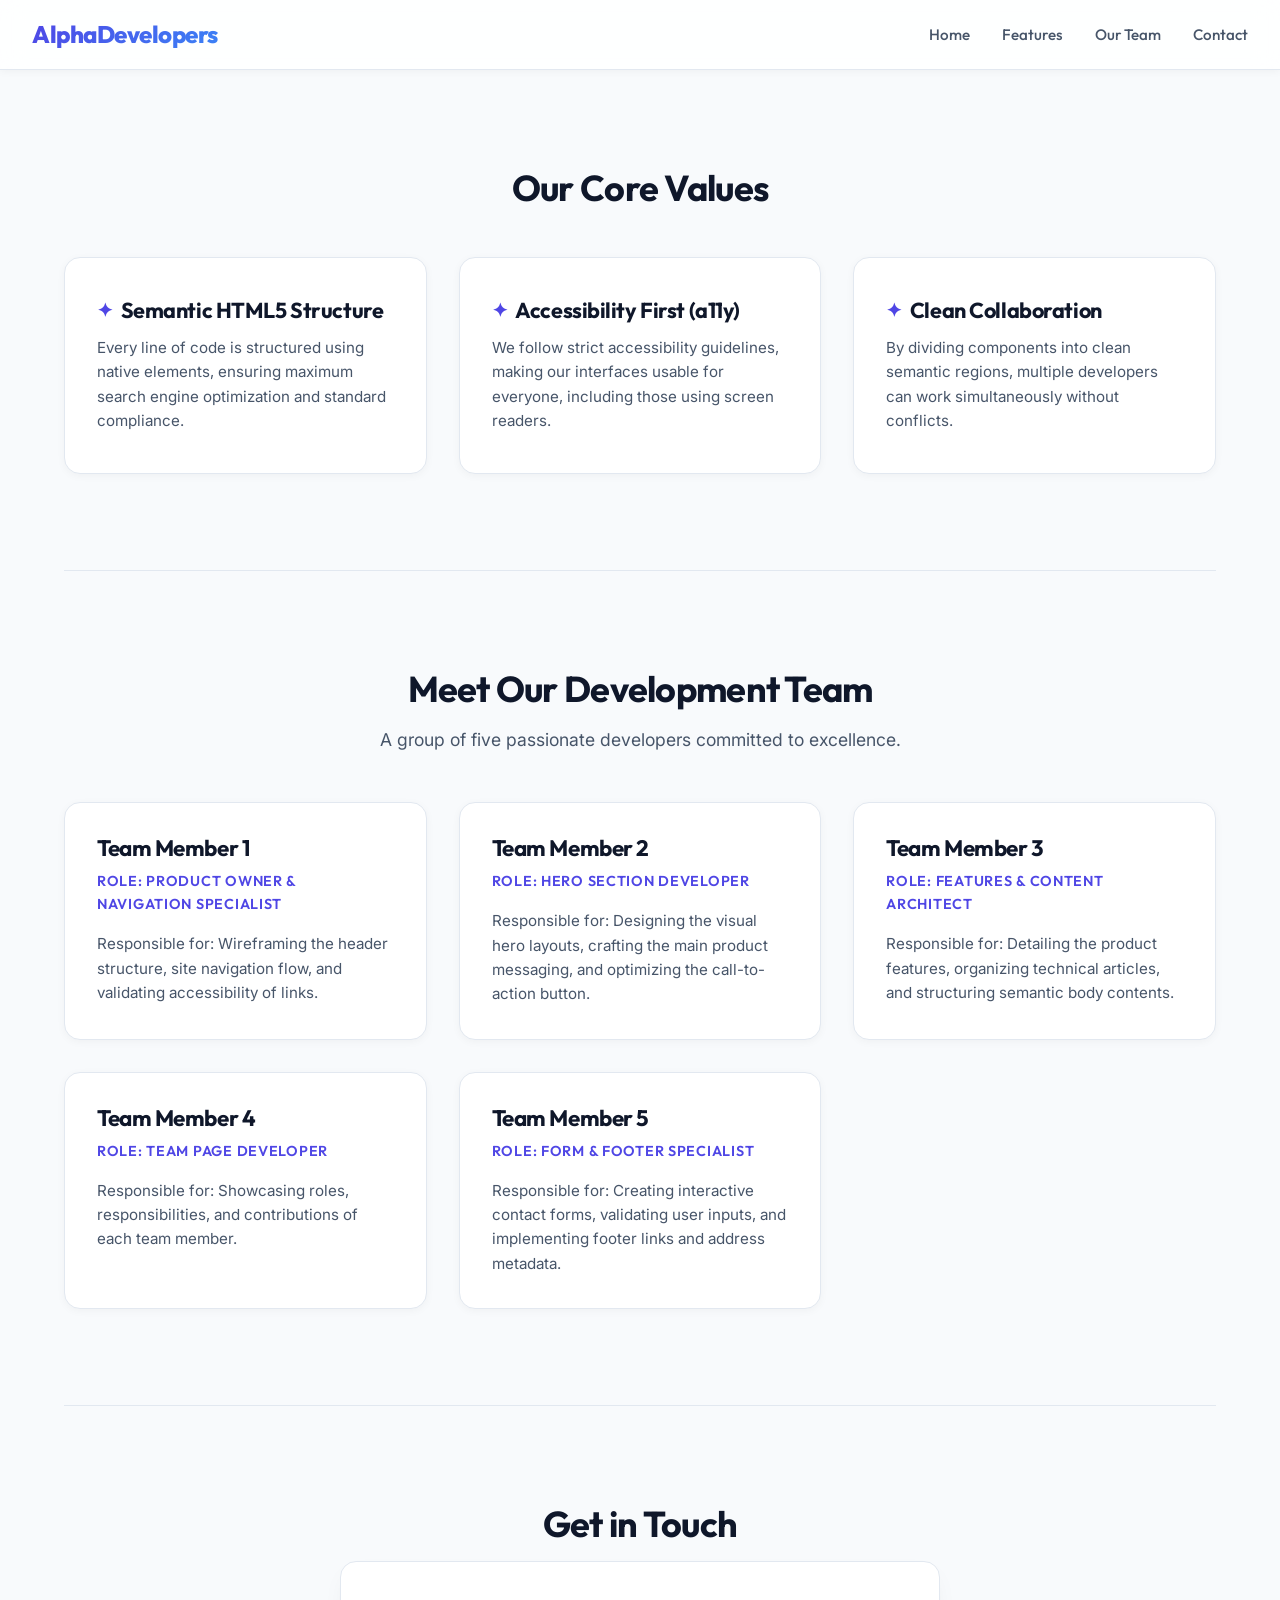
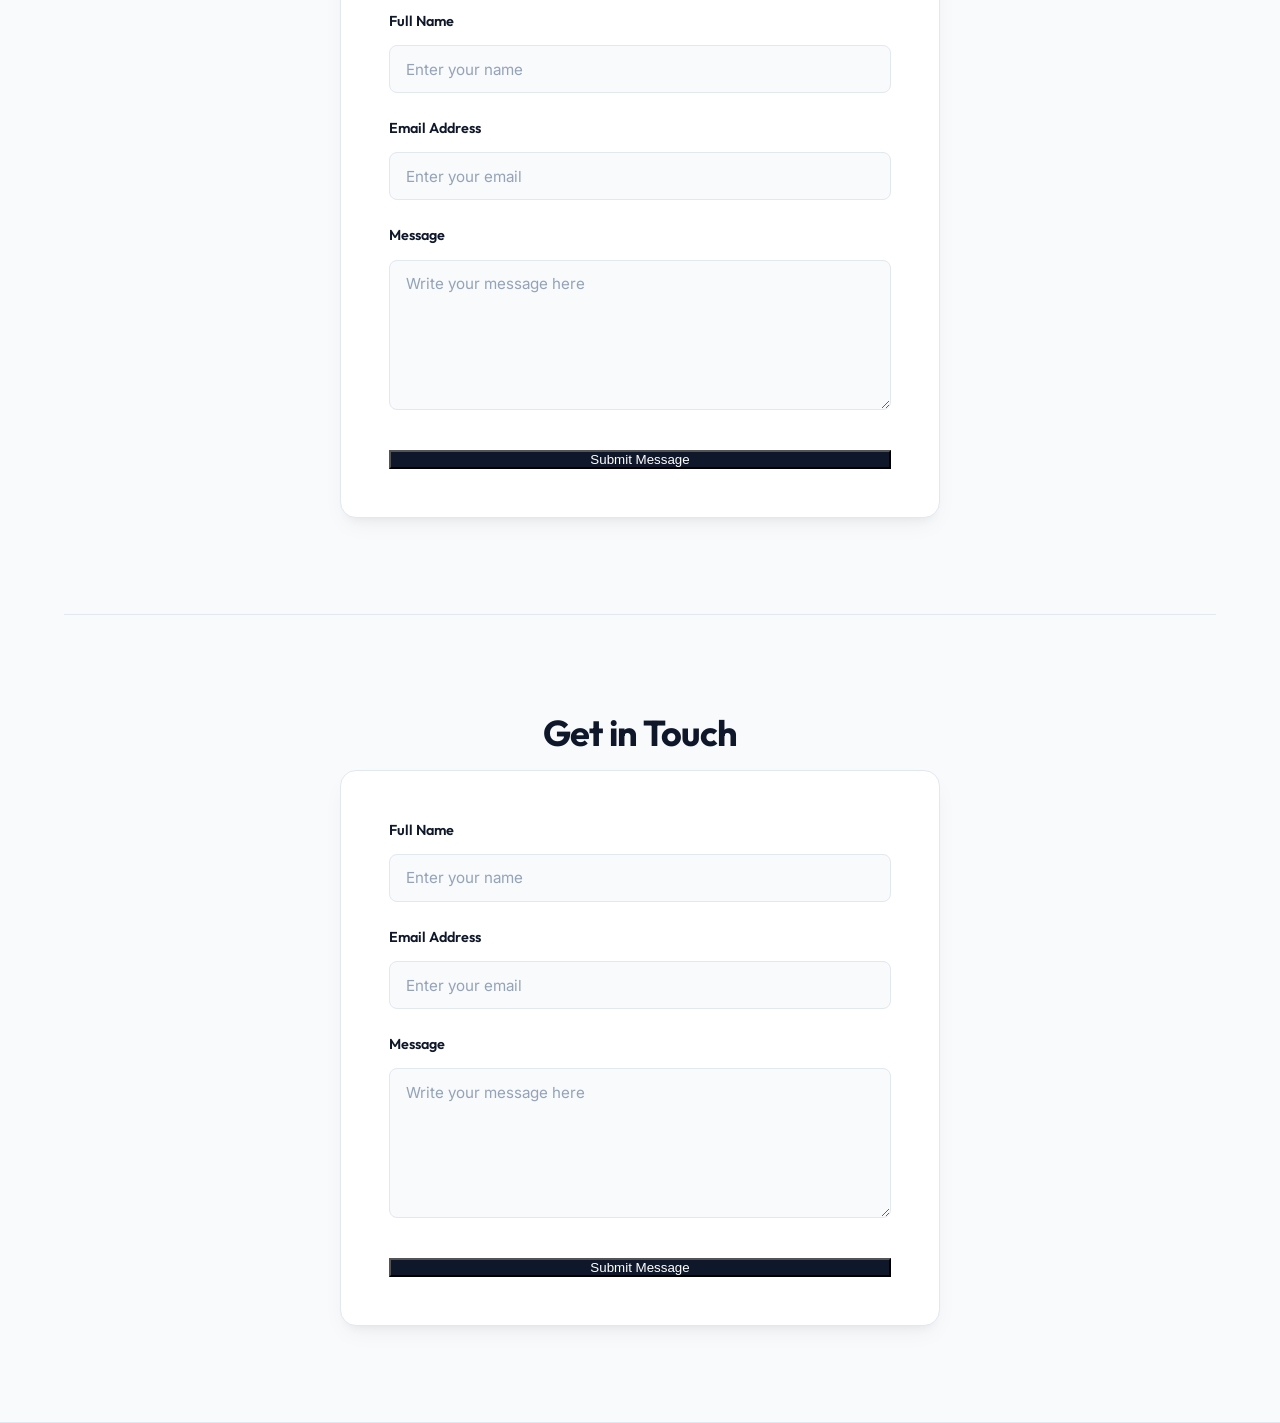
<file: index.html>
<!DOCTYPE html>
<html lang="en">

<head>
    <meta charset="UTF-8">
    <meta name="viewport" content="width=device-width, initial-scale=1.0">
    <title>AlphaDevelopers - Semantic HTML Skeleton</title>
    <!-- Google Fonts -->
    <link rel="preconnect" href="https://fonts.googleapis.com">
    <link rel="preconnect" href="https://fonts.gstatic.com" crossorigin>
    <link href="https://fonts.googleapis.com/css2?family=Inter:wght@300;400;500;600;700&family=Outfit:wght@400;500;600;700;800&display=swap" rel="stylesheet">
    <!-- Local Stylesheet -->
    <link rel="stylesheet" href="style.css">
</head>

<body>

    <!-- ======================================================================= -->
    <!-- SECTION 01: HEADER & NAVIGATION (Assign to: Team Member 1)              -->
    <!-- Responsibilities: Main site branding/logo, heading, and site navigation -->
    <!-- ======================================================================= -->
    <header>
        <h1>AlphaDevelopers</h1>
        <nav>
            <ul>
                <li><a href="#hero">Home</a></li>
                <li><a href="#features">Features</a></li>
                <li><a href="#team">Our Team</a></li>
                <li><a href="#contact">Contact</a></li>
            </ul>
        </nav>
    </header>

    <main>
        <!-- ======================================================================= -->
        <!-- SECTION 02: HERO SECTION (Assign to: Team Member 2)                      -->
        <!-- Responsibilities: Main introduction, tagline, Call-To-Action (CTA), and  -->
        <!-- descriptive hero image with alternative text.                            -->
        <!-- ======================================================================= -->
        

       <section id="features">
            <h2>Our Core Values</h2>
            <article>
                <h3>Semantic HTML5 Structure</h3>
                <p>Every line of code is structured using native elements, ensuring maximum search engine optimization
                    and standard compliance.</p>
            </article>
            <article>
                <h3>Accessibility First (a11y)</h3>
                <p>We follow strict accessibility guidelines, making our interfaces usable for everyone, including those
                    using screen readers.</p>
            </article>
            <article>
                <h3>Clean Collaboration</h3>
                <p>By dividing components into clean semantic regions, multiple developers can work simultaneously
                    without conflicts.</p>
            </article>
        </section>
        
        <section id="team">
            <h2>Meet Our Development Team</h2>
            <p>A group of five passionate developers committed to excellence.</p>
            <ul>
                <li>
                    <article>
                        <h3>Team Member 1</h3>
                        <p>Role: Product Owner & Navigation Specialist</p>
                        <p>Responsible for: Wireframing the header structure, site navigation flow, and validating
                            accessibility of links.</p>
                    </article>
                </li>
                <li>
                    <article>
                        <h3>Team Member 2</h3>
                        <p>Role: Hero Section Developer</p>
                        <p>Responsible for: Designing the visual hero layouts, crafting the main product messaging, and
                            optimizing the call-to-action button.</p>
                    </article>
                </li>
                <li>
                    <article>
                        <h3>Team Member 3</h3>
                        <p>Role: Features & Content Architect</p>
                        <p>Responsible for: Detailing the product features, organizing technical articles, and
                            structuring semantic body contents.</p>
                    </article>
                </li>
                <li>
                    <article>
                        <h3>Team Member 4</h3>
                        <p>Role: Team Page Developer</p>
                        <p>Responsible for: Showcasing roles, responsibilities, and contributions of each team member.
                        </p>
                    </article>
                </li>
                <li>
                    <article>
                        <h3>Team Member 5</h3>
                        <p>Role: Form & Footer Specialist</p>
                        <p>Responsible for: Creating interactive contact forms, validating user inputs, and implementing
                            footer links and address metadata.</p>
                    </article>
                </li>
            </ul>
        </section>
        
        <!-- ======================================================================= -->
        <!-- SECTION 05: CONTACT FORM (Assign to: Team Member 5)                     -->
        <!-- Responsibilities: Interactive user input form with labels, fields, and   -->
        <!-- the submit button.                                                       -->
        <!-- ======================================================================= -->
         <section id="contact">
            <h2>Get in Touch</h2>
            <form action="#" method="post">
                <label for="contact-name">Full Name</label>
                <input type="text" id="contact-name" name="name" placeholder="Enter your name" required>

                <label for="contact-email">Email Address</label>
                <input type="email" id="contact-email" name="email" placeholder="Enter your email" required>

                <label for="contact-message">Message</label>
                <textarea id="contact-message" name="message" placeholder="Write your message here" required></textarea>

                <button type="submit">Submit Message</button>
            </form>
        </section>
    </main>


        <section id="contact">
            <h2>Get in Touch</h2>
            <form action="#" method="post">
                <label for="contact-name">Full Name</label>
                <input type="text" id="contact-name" name="name" placeholder="Enter your name" required>

                <label for="contact-email">Email Address</label>
                <input type="email" id="contact-email" name="email" placeholder="Enter your email" required>

                <label for="contact-message">Message</label>
                <textarea id="contact-message" name="message" placeholder="Write your message here" required></textarea>

                <button type="submit">Submit Message</button>
            </form>
        </section>
    </main>

    <!-- ======================================================================= -->
    <!-- FOOTER SECTION (Assign to: Team Member 5 - Continued)                   -->
    <!-- Responsibilities: Copyright notice, contact metadata (address, links).   -->
    <!-- ======================================================================= -->
    

</body>

</html>
</file>
<file: style.css>
/* =======================================================================
   ALPHADEVELOPERS - MODERN LIGHT-THEME STYLESHEET
   Uses CSS Custom Properties, Google Fonts, CSS Grid, and Flexbox.
   Designed entirely on semantic elements to avoid "div soup".
   ======================================================================= */

/* =======================================================================
   SECTION 01: GLOBAL STYLES, VARIABLES & HEADER (Assign to: Team Member 1)
   Responsibilities: Global variables, resets, main container, header,
   and site-wide navigation design.
   ======================================================================= */

/* --- CSS Variables & Design Tokens --- */
:root {
    --font-heading: 'Outfit', sans-serif;
    --font-body: 'Inter', sans-serif;

    /* Color Palette */
    --color-bg-body: #f8fafc;        /* Soft slate off-white */
    --color-bg-card: #ffffff;        /* Pure white for cards & navbar */
    --color-bg-footer: #f1f5f9;      /* Light gray footer background */
    --color-text-main: #0f172a;      /* Deep slate for readability */
    --color-text-muted: #475569;     /* Soft slate for descriptions */
    --color-accent: #4f46e5;         /* Vibrant Tech Indigo */
    --color-accent-hover: #4338ca;   /* Darker Indigo for hover states */
    --color-accent-glow: rgba(79, 70, 229, 0.15);
    --color-border: #e2e8f0;         /* Slate border line */
    --color-border-hover: #cbd5e1;   
    
    /* Layout & Styling Tokens */
    --border-radius-sm: 8px;
    --border-radius-md: 16px;
    --border-radius-lg: 24px;
    
    --shadow-sm: 0 2px 8px rgba(0, 0, 0, 0.04);
    --shadow-md: 0 10px 25px -5px rgba(0, 0, 0, 0.05), 0 8px 10px -6px rgba(0, 0, 0, 0.05);
    --shadow-lg: 0 20px 40px -15px rgba(79, 70, 229, 0.08), 0 10px 20px -10px rgba(0, 0, 0, 0.04);

    --transition-smooth: all 0.3s cubic-bezier(0.4, 0, 0.2, 1);
}

/* --- Global Resets & Defaults --- */
* {
    box-sizing: border-box;
    margin: 0;
    padding: 0;
}

html {
    scroll-behavior: smooth;
}

body {
    background-color: var(--color-bg-body);
    color: var(--color-text-main);
    font-family: var(--font-body);
    line-height: 1.6;
    -webkit-font-smoothing: antialiased;
    -moz-osx-font-smoothing: grayscale;
}

/* --- Typography --- */
h1, h2, h3 {
    font-family: var(--font-heading);
    font-weight: 700;
    letter-spacing: -0.02em;
    line-height: 1.2;
}

p {
    color: var(--color-text-muted);
}

a {
    color: var(--color-accent);
    text-decoration: none;
    transition: var(--transition-smooth);
}

a:hover {
    color: var(--color-accent-hover);
}

/* --- Main Layout Container --- */
main {
    max-width: 1200px;
    margin: 0 auto;
    padding: 0 1.5rem;
}

/* --- Header & Navigation Styles --- */
header {
    background: rgba(255, 255, 255, 0.85);
    backdrop-filter: blur(12px);
    -webkit-backdrop-filter: blur(12px);
    border-bottom: 1px solid var(--color-border);
    position: sticky;
    top: 0;
    z-index: 100;
    display: flex;
    justify-content: space-between;
    align-items: center;
    padding: 1.25rem 2rem;
    max-width: 100%;
    box-shadow: var(--shadow-sm);
    transition: var(--transition-smooth);
}

header h1 {
    font-size: 1.5rem;
    font-weight: 800;
    background: linear-gradient(135deg, var(--color-accent), #3b82f6);
    -webkit-background-clip: text;
    -webkit-text-fill-color: transparent;
    cursor: default;
}

nav ul {
    display: flex;
    gap: 2rem;
    list-style: none;
}

nav a {
    color: var(--color-text-muted);
    font-family: var(--font-heading);
    font-weight: 500;
    font-size: 0.95rem;
    position: relative;
    padding: 0.25rem 0;
}

nav a:hover, nav a:focus {
    color: var(--color-accent);
}

/* Animated Underline */
nav a::after {
    content: '';
    position: absolute;
    bottom: 0;
    left: 0;
    width: 0;
    height: 2px;
    background-color: var(--color-accent);
    transition: var(--transition-smooth);
}

nav a:hover::after {
    width: 100%;
}

/* --- Page Sections (Common Styles) --- */
section {
    padding: 6rem 0;
    border-bottom: 1px solid var(--color-border);
}

section h2 {
    font-size: 2.25rem;
    margin-bottom: 1rem;
    text-align: center;
    color: var(--color-text-main);
}

section > p {
    text-align: center;
    max-width: 650px;
    margin: 0 auto 3rem auto;
    font-size: 1.1rem;
}


/* =======================================================================
   SECTION 02: HERO SECTION (Assign to: Team Member 2)
   Responsibilities: Hero block layout, image showcase, captions,
   and primary Call-to-Action (CTA) button styling.
   ======================================================================= */




#features {
    display: grid;
    grid-template-columns: repeat(auto-fit, minmax(280px, 1fr));
    gap: 2rem;
}

/* Spans title block across the grid row */
#features h2 {
    grid-column: 1 / -1;
}

#features article {
    background-color: var(--color-bg-card);
    border: 1px solid var(--color-border);
    border-radius: var(--border-radius-md);
    padding: 2.5rem 2rem;
    box-shadow: var(--shadow-sm);
    transition: var(--transition-smooth);
}

#features article:hover {
    transform: translateY(-6px);
    border-color: var(--color-accent);
    box-shadow: var(--shadow-md);
}

#features h3 {
    font-size: 1.35rem;
    margin-bottom: 0.75rem;
    color: var(--color-text-main);
    display: flex;
    align-items: center;
    gap: 0.5rem;
}

#features h3::before {
    content: "✦";
    color: var(--color-accent);
    font-size: 1.2rem;
}

#features p {
    font-size: 0.95rem;
    line-height: 1.6;
}
#team ul {
    list-style: none;
    display: grid;
    grid-template-columns: repeat(auto-fit, minmax(300px, 1fr));
    gap: 2rem;
}

#team li {
    display: flex;
}

#team article {
    background-color: var(--color-bg-card);
    border: 1px solid var(--color-border);
    border-radius: var(--border-radius-md);
    padding: 2rem;
    width: 100%;
    box-shadow: var(--shadow-sm);
    transition: var(--transition-smooth);
    display: flex;
    flex-direction: column;
}

#team article:hover {
    border-color: var(--color-accent);
    box-shadow: var(--shadow-md);
    transform: scale(1.02);
}

#team article h3 {
    font-size: 1.4rem;
    margin-bottom: 0.5rem;
    color: var(--color-text-main);
}

/* Role Label Styles */
#team article p:nth-of-type(1) {
    font-family: var(--font-heading);
    font-weight: 600;
    color: var(--color-accent);
    font-size: 0.9rem;
    margin-bottom: 1rem;
    text-transform: uppercase;
    letter-spacing: 0.05em;
}

/* Bio Text */
#team article p:nth-of-type(2) {
    font-size: 0.95rem;
    color: var(--color-text-muted);
    flex-grow: 1;
}

   
 /*section 5*/
#contact {
    display: flex;
    flex-direction: column;
    align-items: center;
}

#contact form {
    width: 100%;
    max-width: 600px;
    background-color: var(--color-bg-card);
    border: 1px solid var(--color-border);
    border-radius: var(--border-radius-md);
    padding: 3rem;
    box-shadow: var(--shadow-md);
    display: flex;
    flex-direction: column;
    gap: 1.5rem;
}

#contact label {
    font-family: var(--font-heading);
    font-weight: 600;
    font-size: 0.9rem;
    margin-bottom: -0.75rem;
    color: var(--color-text-main);
}

#contact input, #contact textarea {
    font-family: var(--font-body);
    font-size: 0.95rem;
    padding: 0.85rem 1rem;
    border: 1px solid var(--color-border);
    border-radius: var(--border-radius-sm);
    outline: none;
    transition: var(--transition-smooth);
    background-color: var(--color-bg-body);
}

#contact input::placeholder, #contact textarea::placeholder {
    color: #94a3b8;
}

#contact input:hover, #contact textarea:hover {
    border-color: var(--color-border-hover);
}

#contact input:focus, #contact textarea:focus {
    border-color: var(--color-accent);
    background-color: #ffffff;
    box-shadow: 0 0 0 4px var(--color-accent-glow);
}

#contact textarea {
    min-height: 150px;
    resize: vertical;
}

#contact button {
    background-color: var(--color-text-main);
    color: #ffffff;
    margin-top: 1rem;
}

#contact button:hover {
    background-color: var(--color-accent);
    transform: translateY(-2px);
    box-shadow: 0 8px 20px -6px rgba(79, 70, 229, 0.4);
}

/* --- Footer & Contact Details --- */
footer {
    background-color: var(--color-bg-footer);
    border-top: 1px solid var(--color-border);
    padding: 4rem 2rem;
    text-align: center;
    display: flex;
    flex-direction: column;
    align-items: center;
    gap: 1.5rem;
}

footer p {
    font-size: 0.95rem;
    color: var(--color-text-muted);
}

address {
    font-style: normal;
    font-size: 0.9rem;
    color: var(--color-text-muted);
    line-height: 1.8;
}

address a {
    font-weight: 500;
}

/* --- Responsive Adjustments (Mobile Queries) --- */
@media (max-width: 768px) {
    header {
        flex-direction: column;
        gap: 1rem;
        padding: 1.5rem 1rem;
        text-align: center;
    }

    nav ul {
        gap: 1.25rem;
    }

    section {
        padding: 4rem 0;
    }

    #hero {
        padding: 4rem 0;
    }

    #hero h2 {
        font-size: 2.25rem;
    }

    #hero p {
        font-size: 1.05rem;
    }

    #contact form {
        padding: 2rem 1.5rem;
    }
}
</file>
